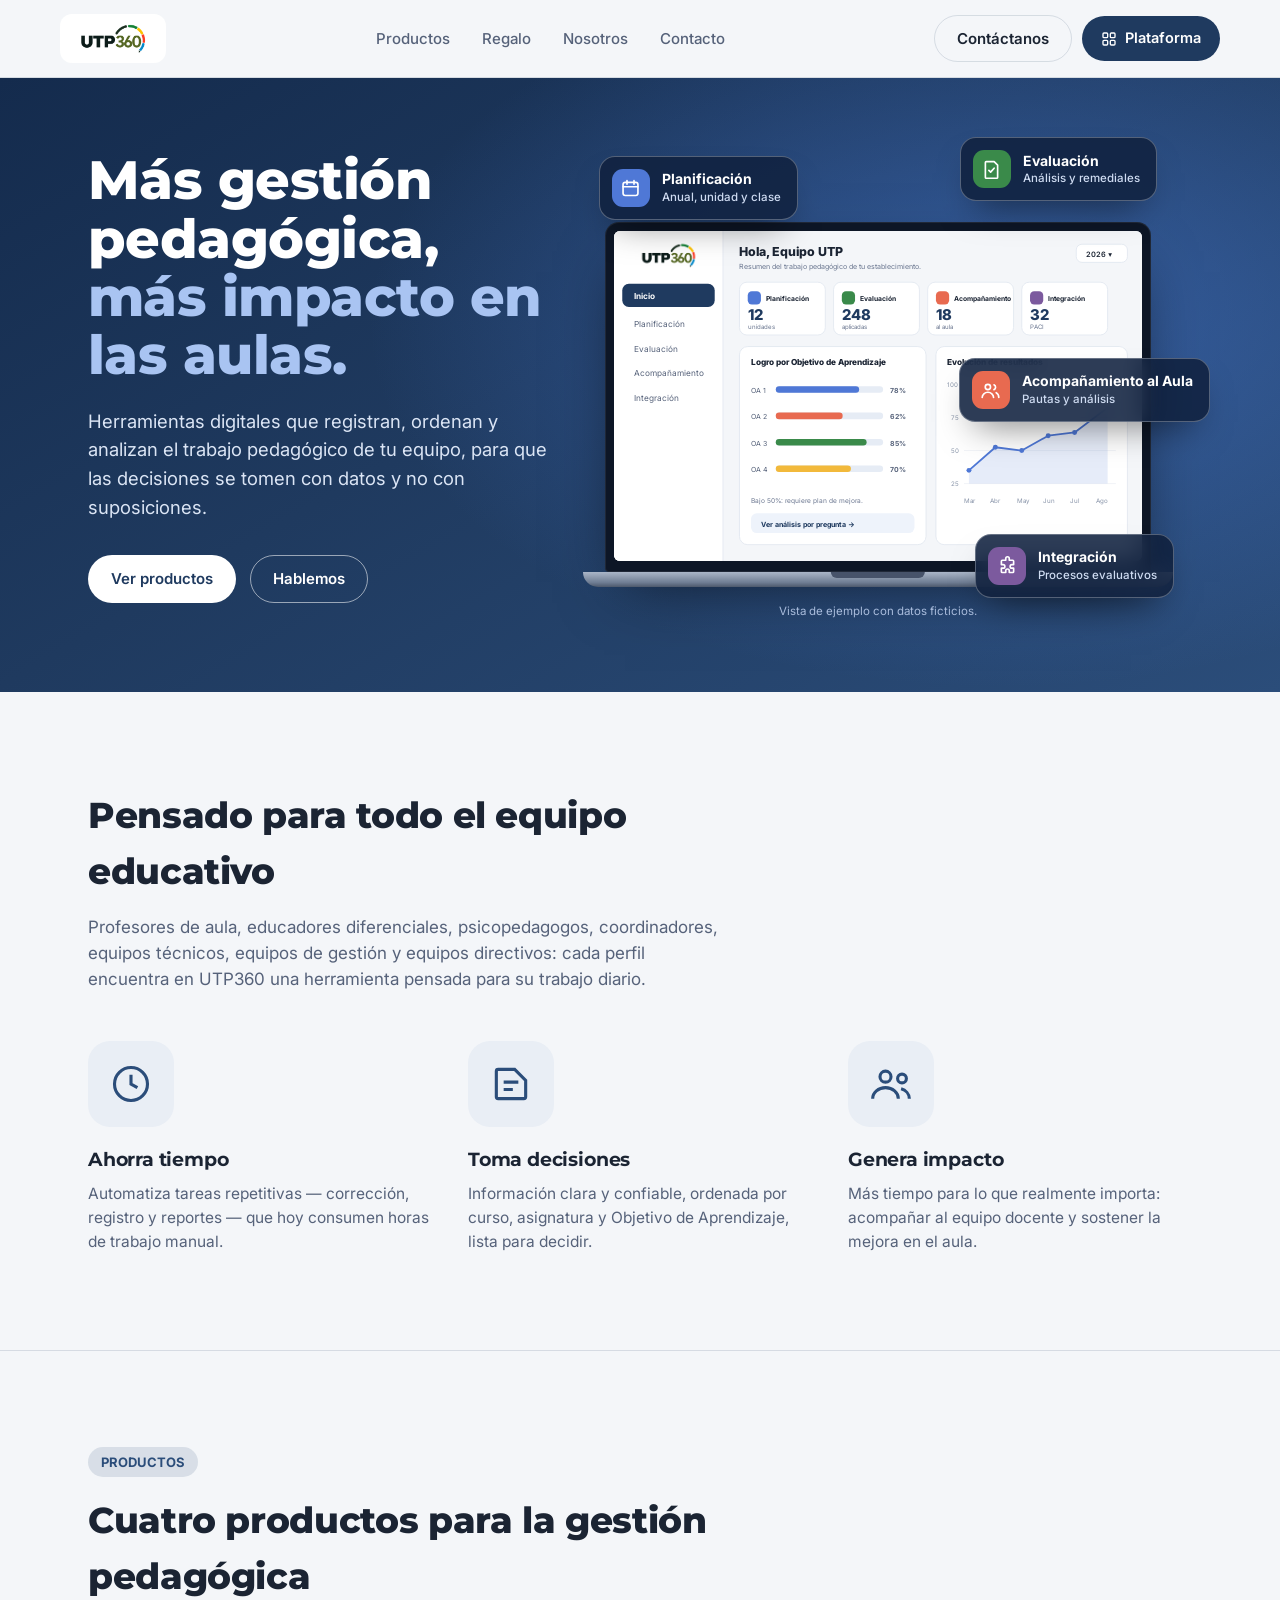
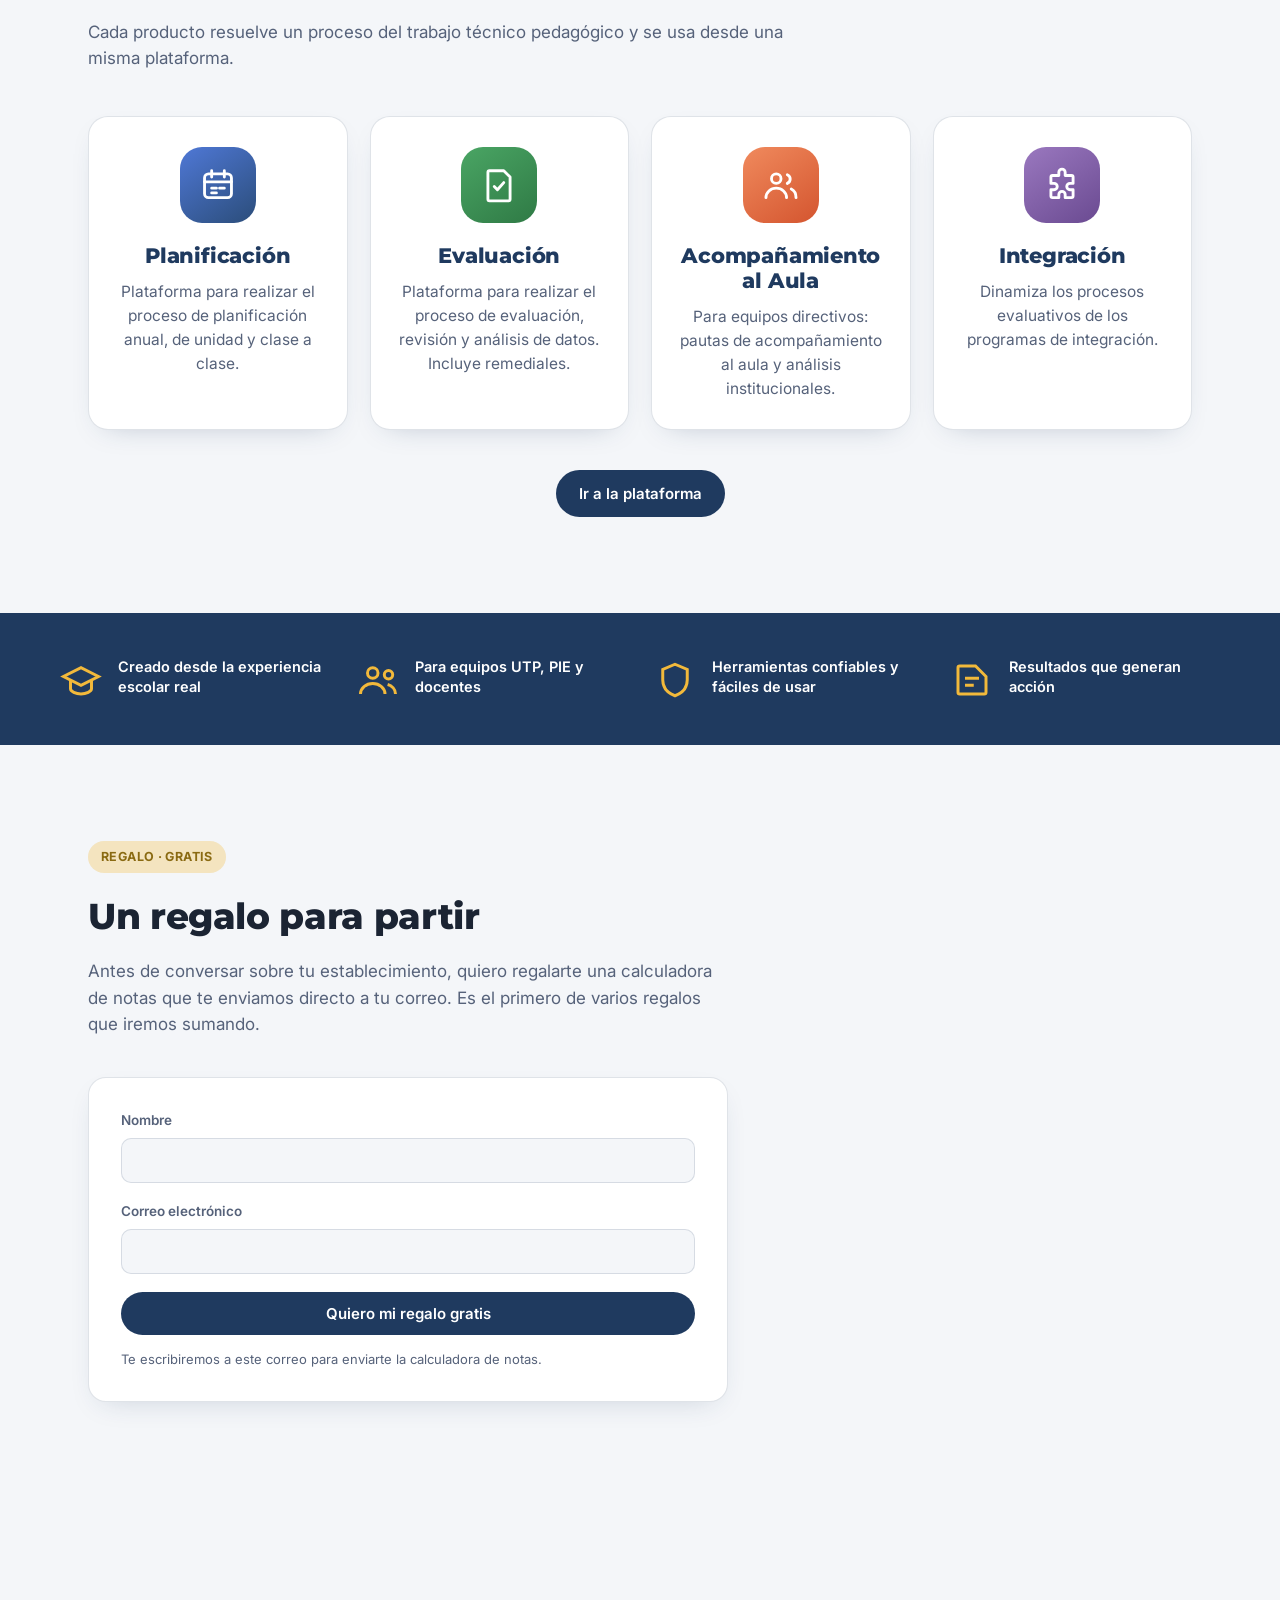
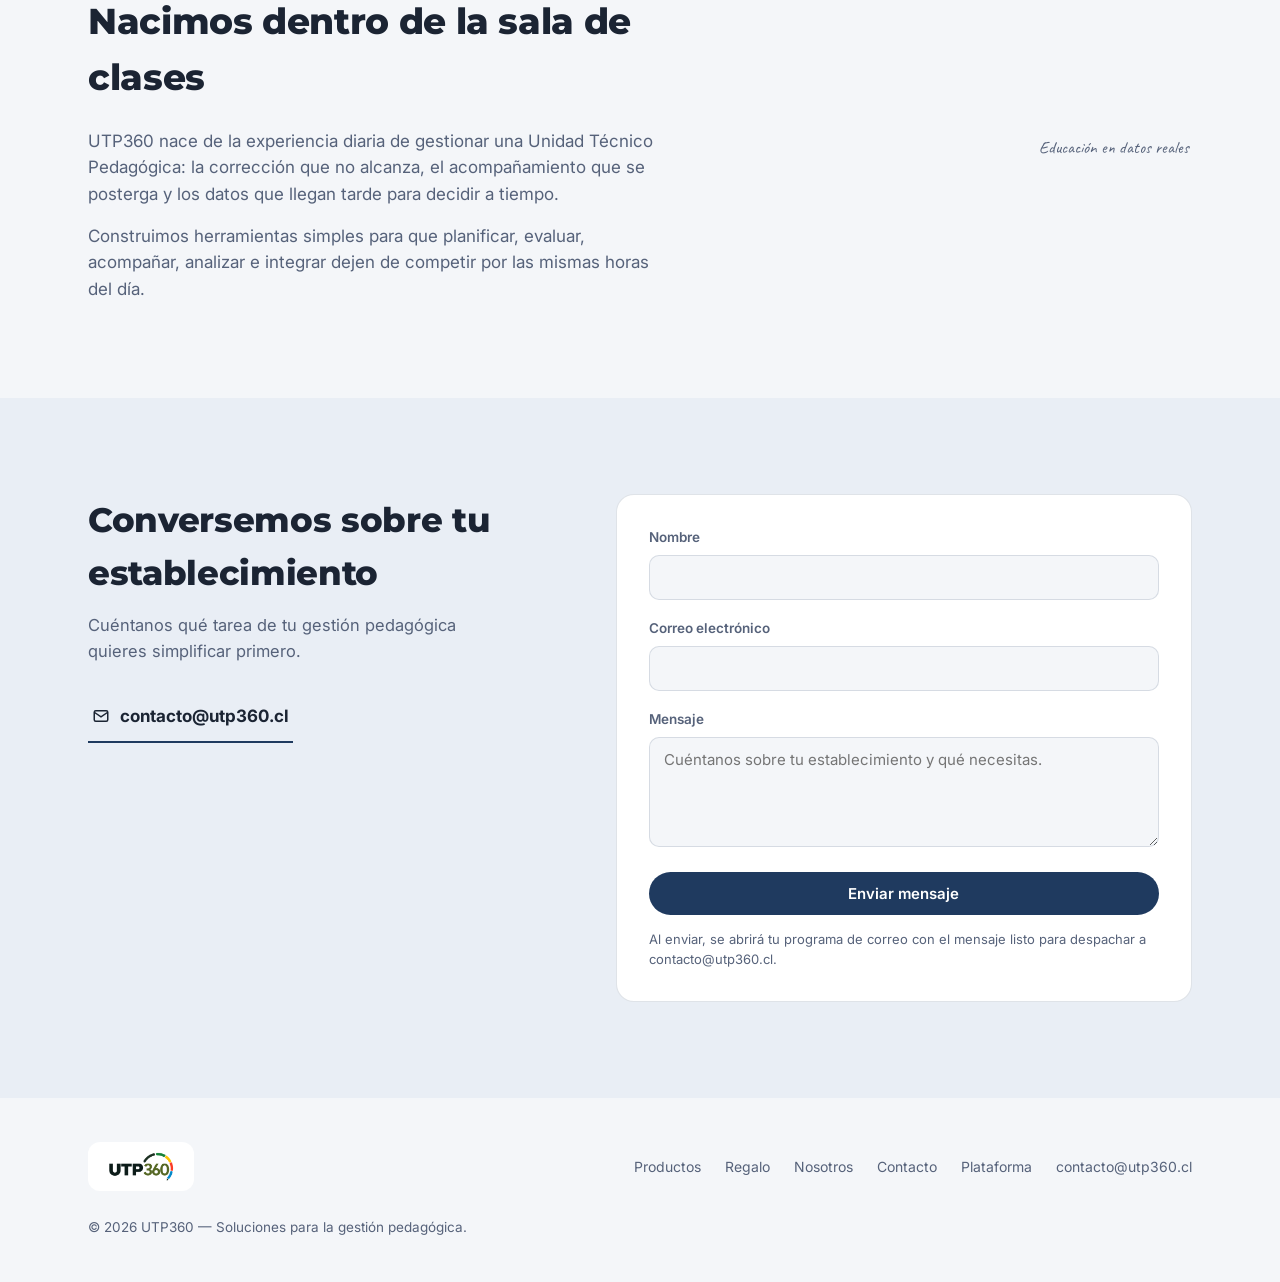
<file: index.html>
<!DOCTYPE html>
<html lang="es">
<head>
<meta charset="UTF-8">
<meta name="viewport" content="width=device-width, initial-scale=1.0">
<title>UTP360 — Soluciones para la gestión pedagógica</title>
<meta name="description" content="UTP360: plataforma para planificar, evaluar, acompañar y analizar la gestión pedagógica. Datos que impulsan mejores decisiones.">
<link rel="preconnect" href="https://fonts.googleapis.com">
<link rel="preconnect" href="https://fonts.gstatic.com" crossorigin>
<link href="https://fonts.googleapis.com/css2?family=Montserrat:wght@700;800&family=Inter:wght@400;500;600;700&family=Caveat:wght@600&display=swap" rel="stylesheet">
<style>
  :root{
    --ink:#1f3a5f;
    --ink-soft:#3d5478;
    --olive:#2b4d7a;
    --olive-dark:#1f3a5f;
    --sage:#c9d5e6;
    --sun:#F2B93B;
    --coral:#E86A50;
    --sky:#3F63C9;
    --lila:#7C5A9E;
    --green:#3A8A4A;
    --paper:#f4f6f9;
    --paper-2:#e9eef5;
    --text:#1b2433;
    --text-muted:#56627a;
    --card-bg:#FFFFFF;
    --border: rgba(31,58,95,0.14);
    --shadow: 0 1px 2px rgba(31,58,95,0.08);
    --radius: 14px;
    --hero-a:#1f3a5f;
    --hero-b:#3d5f93;
  }
  @media (prefers-color-scheme: dark) {
    :root:not([data-theme="light"]) {
      --ink:#dbe5f5;
      --olive:#8fb0e6;
      --olive-dark:#b9cdf0;
      --paper:#0f1828;
      --paper-2:#16233a;
      --text:#e8eef8;
      --text-muted:#9fb0cc;
      --card-bg:#17233a;
      --border: rgba(219,229,245,0.14);
      --shadow: 0 1px 2px rgba(0,0,0,0.4);
    }
  }
  :root[data-theme="dark"]{
    --ink:#dbe5f5;
    --olive:#8fb0e6;
    --olive-dark:#b9cdf0;
    --paper:#0f1828;
    --paper-2:#16233a;
    --text:#e8eef8;
    --text-muted:#9fb0cc;
    --card-bg:#17233a;
    --border: rgba(219,229,245,0.14);
    --shadow: 0 1px 2px rgba(0,0,0,0.4);
  }

  *{box-sizing:border-box;}
  html{scroll-behavior:smooth;}
  body{
    margin:0;
    background:var(--paper);
    color:var(--text);
    font-family:'Inter', system-ui, -apple-system, 'Segoe UI', sans-serif;
    line-height:1.55;
    -webkit-font-smoothing:antialiased;
  }
  h1,h2,h3{
    font-family:'Montserrat', 'Segoe UI', sans-serif;
    letter-spacing:-0.01em;
    margin:0;
  }
  p{margin:0;}
  a{color:inherit;text-decoration:none;}
  img{max-width:100%;display:block;}
  .wrap{max-width:1160px;margin:0 auto;padding:0 28px;}
  section{padding:96px 0;}
  @media(max-width:720px){ section{padding:64px 0;} }

  /* ---------- Brand mark (logo real de identidad) ---------- */
  .logo-badge{
    display:inline-flex;align-items:center;background:#FFFFFF;
    padding:9px 17px;border-radius:12px;line-height:0;
  }
  .logo-img{height:31px;width:auto;display:block;}
  .logo-img--hero{height:auto;width:min(300px,62vw);}
  .logo-badge--hero{padding:16px 26px;border-radius:16px;}

  .ring{
    border-radius:50%;
    background:conic-gradient(
      var(--green) 0deg 82deg, transparent 82deg 92deg,
      var(--sun) 92deg 172deg, transparent 172deg 182deg,
      var(--coral) 182deg 262deg, transparent 262deg 272deg,
      var(--sky) 272deg 352deg, transparent 352deg 360deg
    );
    -webkit-mask: radial-gradient(farthest-side, transparent calc(100% - 13%), #000 calc(100% - 12.5%));
    mask: radial-gradient(farthest-side, transparent calc(100% - 13%), #000 calc(100% - 12.5%));
  }
  .ring--hero{width:min(280px,60vw);height:min(280px,60vw);animation:spin 50s linear infinite;}
  @keyframes spin{ to{ transform:rotate(360deg); } }
  @media (prefers-reduced-motion: reduce){ .ring--hero{animation:none;} }
  .ring-center{
    position:absolute;font-family:'Montserrat';font-weight:800;
    font-size:clamp(30px,4vw,40px);color:#fff;letter-spacing:-0.01em;
  }

  @keyframes fadeUp{ from{opacity:0;transform:translateY(14px);} to{opacity:1;transform:translateY(0);} }
  .fade-in{animation:fadeUp .7s ease both;}
  .fade-in.d1{animation-delay:.08s;}
  .fade-in.d2{animation-delay:.2s;}
  @media (prefers-reduced-motion: reduce){ .fade-in{animation:none;} }

  /* ---------- Header ---------- */
  header{
    position:sticky;top:0;z-index:40;
    background:color-mix(in srgb, var(--paper) 88%, transparent);
    backdrop-filter:saturate(160%) blur(10px);
    border-bottom:1px solid var(--border);
  }
  .nav{display:flex;align-items:center;justify-content:space-between;padding:14px 0;}
  .nav-links{display:flex;align-items:center;gap:32px;font-size:15px;font-weight:500;}
  .nav-links a{color:var(--text-muted);transition:color .15s;}
  .nav-links a:hover{color:var(--text);}
  .nav-clientes{
    display:flex;align-items:center;gap:6px;color:var(--ink) !important;font-weight:700;white-space:nowrap;
    padding:7px 15px;border-radius:100px;border:1px solid var(--border);
  }
  .nav-clientes:hover{border-color:var(--ink);background:var(--paper-2);}
  .nav-clientes svg{width:15px;height:15px;}
  .btn{
    display:inline-flex;align-items:center;justify-content:center;gap:8px;
    padding:11px 22px;border-radius:100px;font-weight:600;font-size:15px;
    border:1px solid transparent;cursor:pointer;transition:transform .15s, background .15s, border-color .15s;
    font-family:'Inter';
  }
  .btn:active{transform:scale(0.97);}
  .btn-primary{background:#1f3a5f;color:#fff;}
  .btn-primary:hover{background:#2b4d7a;}
  .btn-ghost{border-color:var(--border);color:var(--text);}
  .btn-ghost:hover{border-color:var(--ink);}
  .nav-login{padding:10px 18px;font-size:14.5px;gap:8px;}
  @media(max-width:420px){ .nav-login{padding:9px 14px;} }
  .nav-cta{display:none;}
  @media(min-width:641px){ .nav-cta{display:inline-flex;} }
  .burger{display:none;background:none;border:none;color:var(--text);padding:6px;}
  @media(max-width:1060px){ .nav-links{display:none;} .burger{display:block;} }
  #mobileMenu{
    display:none;flex-direction:column;gap:4px;padding:8px 0 20px;
    border-top:1px solid var(--border);
  }
  #mobileMenu.open{display:flex;}
  #mobileMenu a{padding:12px 4px;font-weight:500;color:var(--text);border-bottom:1px solid var(--border);}

  /* ---------- Hero ---------- */
  .hero{
    padding:64px 0 80px;color:#fff;overflow:hidden;
    background:
      radial-gradient(900px 520px at 78% 40%, rgba(70,120,210,.55), transparent 70%),
      linear-gradient(150deg,#142b4d 0%,#1f3a5f 45%,#2b4d7a 100%);
  }
  .hero .wrap{display:grid;grid-template-columns:0.9fr 1.1fr;gap:36px;align-items:center;}
  @media(max-width:980px){ .hero .wrap{grid-template-columns:1fr;} .hero{padding:44px 0 52px;} }
  .hero h1{font-size:clamp(34px,4.6vw,54px);font-weight:800;line-height:1.08;color:#fff;}
  .hero h1 .l2{color:#a9c4f2;}
  .hero .sub{margin-top:22px;font-size:18.5px;color:#dbe5f5;max-width:46ch;}
  .hero .ctas{display:flex;gap:14px;margin-top:34px;flex-wrap:wrap;}
  .hero .btn-primary{background:#fff;color:#1f3a5f;}
  .hero .btn-primary:hover{background:#e3ebf8;}
  .hero .btn-ghost{border-color:rgba(255,255,255,.55);color:#fff;}
  .hero .btn-ghost:hover{border-color:#fff;background:rgba(255,255,255,.1);}

  .hero-visual{position:relative;min-height:470px;}
  @media(max-width:980px){ .hero-visual{min-height:0;} }
  .laptop{position:absolute;left:0;right:7%;top:17%;}
  @media(max-width:980px){ .laptop{position:relative;left:auto;right:auto;top:auto;width:100%;} }
  .laptop-screen{
    background:#0d1626;border-radius:14px 14px 4px 4px;padding:9px 9px 11px;
    box-shadow:0 30px 60px -20px rgba(0,0,0,.65), 0 0 0 1px rgba(255,255,255,.08) inset;
  }
  .laptop-screen svg{display:block;width:100%;height:auto;border-radius:6px;background:#f4f6f9;}
  .laptop-base{
    height:15px;margin:0 -4%;border-radius:0 0 18px 18px;
    background:linear-gradient(180deg,#aab6c8 0%,#6f7d93 70%,#4d596c 100%);
    box-shadow:0 22px 30px -12px rgba(0,0,0,.55);position:relative;
  }
  .laptop-base::after{
    content:"";position:absolute;left:50%;top:0;transform:translateX(-50%);
    width:16%;height:6px;border-radius:0 0 8px 8px;background:#47536a;
  }
  .demo-note{font-size:11.5px;color:#a9bcdc;text-align:center;margin-top:16px;}

  .float{
    position:absolute;display:flex;align-items:center;gap:12px;min-width:196px;
    padding:12px 16px 12px 12px;border-radius:16px;color:#fff;
    background:rgba(16,34,63,.88);border:1px solid rgba(255,255,255,.28);
    backdrop-filter:blur(10px);-webkit-backdrop-filter:blur(10px);
    box-shadow:0 18px 36px -16px rgba(0,0,0,.55);
    font-size:14px;font-weight:700;line-height:1.2;
  }
  .float i{
    width:38px;height:38px;border-radius:11px;flex:none;display:flex;align-items:center;justify-content:center;
  }
  .float i svg{width:21px;height:21px;}
  .float small{display:block;font-weight:500;font-size:11.5px;color:#cfdcf2;margin-top:3px;}
  .float.f1{top:3%;left:-1%;}
  .float.f2{top:-1%;right:6%;}
  .float.f3{top:46%;right:-3%;}
  .float.f4{bottom:3%;right:3%;}
  @media(max-width:980px){
    .hero-visual{display:flex;flex-direction:column;gap:14px;}
    .float{position:static;order:2;min-width:0;}
    .float-grid{display:grid;grid-template-columns:1fr 1fr;gap:12px;order:2;}
    .laptop{order:1;}
  }
  @media(max-width:520px){ .float-grid{grid-template-columns:1fr;} }

  /* ---------- Benefits (íconos grandes) ---------- */
  .benefits-grid{display:grid;grid-template-columns:repeat(3,1fr);gap:36px;margin-top:48px;}
  @media(max-width:760px){ .benefits-grid{grid-template-columns:1fr;} }
  .benefit h3{font-size:19px;font-weight:700;margin-bottom:8px;}
  .benefit p{color:var(--text-muted);font-size:15.5px;}
  .benefit-icon{
    width:86px;height:86px;border-radius:22px;display:flex;align-items:center;justify-content:center;
    background:var(--paper-2);color:var(--olive);margin-bottom:18px;
  }
  .benefit-icon svg{width:44px;height:44px;}
  .section-head{max-width:640px;}
  .section-head h2{font-size:clamp(26px,3.4vw,36px);font-weight:800;}
  .section-head p{margin-top:14px;color:var(--text-muted);font-size:17px;}
  .eyebrow{
    display:inline-block;font-size:13px;font-weight:700;color:var(--olive);
    background:color-mix(in srgb, var(--olive) 14%, transparent);
    padding:5px 13px;border-radius:100px;margin-bottom:16px;
  }

  /* ---------- Productos (tarjetas) ---------- */
  .products-grid{display:grid;grid-template-columns:repeat(4,1fr);gap:22px;margin-top:44px;}
  @media(max-width:1060px){ .products-grid{grid-template-columns:repeat(2,1fr);} }
  @media(max-width:600px){ .products-grid{grid-template-columns:1fr;} }
  .product-card{
    background:var(--card-bg);border:1px solid var(--border);border-radius:20px;
    padding:30px 24px 28px;text-align:center;box-shadow:0 10px 30px -18px rgba(31,58,95,0.35);
    display:flex;flex-direction:column;align-items:center;
  }
  .product-icon{
    width:76px;height:76px;border-radius:22px;display:flex;align-items:center;justify-content:center;
    margin-bottom:20px;color:#fff;
  }
  .product-icon svg{width:38px;height:38px;}
  .product-card h3{font-size:21px;font-weight:800;line-height:1.2;color:var(--ink);}
  .product-card p{margin-top:12px;color:var(--text-muted);font-size:15.5px;}
  .products-cta{display:flex;justify-content:center;margin-top:40px;}

  /* ---------- Trust band (íconos grandes) ---------- */
  .trust{background:#1f3a5f;color:#fff;}
  .trust .wrap{display:grid;grid-template-columns:repeat(4,1fr);gap:28px;}
  @media(max-width:760px){ .trust .wrap{grid-template-columns:1fr 1fr;} }
  .trust-item{display:flex;align-items:flex-start;gap:16px;}
  .trust-item svg{width:42px;height:42px;flex:none;color:var(--sun);margin-top:2px;}
  .trust-item span{font-size:14.5px;font-weight:600;line-height:1.35;}

  /* ---------- Regalo (calculadora gratuita) ---------- */
  .gift-card{
    background:var(--card-bg);border:1px solid var(--border);border-radius:18px;
    padding:32px;margin-top:40px;max-width:640px;
    box-shadow: 0 10px 30px -14px rgba(31,58,95,0.22);
  }
  .calc-row{display:grid;grid-template-columns:1fr 1fr auto;gap:10px;margin-bottom:10px;}
  .calc-row input{
    width:100%;padding:11px 13px;border-radius:10px;border:1px solid var(--border);
    background:var(--paper);color:var(--text);font-family:'Inter';font-size:15px;
  }
  .calc-row input:focus{outline:2px solid var(--olive);outline-offset:1px;}
  .c-remove{background:none;border:1px solid var(--border);border-radius:10px;width:42px;color:var(--text-muted);cursor:pointer;font-size:15px;}
  .c-remove:hover{border-color:var(--coral);color:var(--coral);}
  .calc-summary{display:flex;gap:34px;margin-top:22px;flex-wrap:wrap;}
  .calc-summary div{display:flex;flex-direction:column;gap:4px;}
  .calc-summary span{font-size:12.5px;color:var(--text-muted);font-weight:600;}
  .calc-summary strong{font-size:26px;font-family:'Montserrat';font-weight:800;}
  .calc-warning{font-size:13px;color:var(--coral);margin-top:12px;min-height:16px;font-weight:600;}
  .gift-tag{
    display:inline-block;font-size:12.5px;font-weight:700;letter-spacing:.03em;color:#8a6a12;
    background:color-mix(in srgb, var(--sun) 30%, transparent);padding:6px 13px;border-radius:100px;margin-bottom:16px;
  }

  /* ---------- Nosotros ---------- */
  .about .wrap{display:grid;grid-template-columns:1.2fr 0.8fr;gap:56px;align-items:center;}
  @media(max-width:860px){ .about .wrap{grid-template-columns:1fr;} }
  .about p{color:var(--text-muted);font-size:17px;max-width:52ch;}
  .about p + p{margin-top:16px;}
  .script{font-family:'Caveat';font-size:34px;color:var(--olive);text-align:right;}
  @media(max-width:860px){ .script{text-align:left;} }

  /* ---------- Contact ---------- */
  .contact{background:var(--paper-2);}
  .contact .wrap{display:grid;grid-template-columns:0.9fr 1.1fr;gap:56px;}
  @media(max-width:860px){ .contact .wrap{grid-template-columns:1fr;} }
  .contact-info h2{font-size:clamp(26px,3.4vw,34px);font-weight:800;}
  .contact-info p{margin-top:14px;color:var(--text-muted);font-size:16.5px;max-width:38ch;}
  .contact-email{
    display:inline-flex;align-items:center;gap:10px;margin-top:26px;font-weight:700;font-size:17px;
    padding:12px 4px;border-bottom:2px solid var(--ink);
  }
  .form-card{background:var(--card-bg);border:1px solid var(--border);border-radius:18px;padding:32px;}
  .field{margin-bottom:18px;}
  .field label{display:block;font-size:13.5px;font-weight:600;margin-bottom:7px;color:var(--text-muted);}
  .field input, .field textarea{
    width:100%;padding:12px 14px;border-radius:10px;border:1px solid var(--border);
    background:var(--paper);color:var(--text);font-family:'Inter';font-size:15px;
  }
  .field textarea{resize:vertical;min-height:110px;}
  .field input:focus, .field textarea:focus{outline:2px solid var(--olive);outline-offset:1px;}
  .form-note{font-size:13px;color:var(--text-muted);margin-top:14px;}
  #formStatus{font-size:14px;font-weight:600;margin-top:12px;color:var(--olive-dark);display:none;}

  /* ---------- Footer ---------- */
  footer{padding:44px 0;}
  .foot-row{display:flex;align-items:center;justify-content:space-between;flex-wrap:wrap;gap:18px;}
  .foot-links{display:flex;gap:24px;font-size:14px;color:var(--text-muted);flex-wrap:wrap;}
  .foot-copy{font-size:13.5px;color:var(--text-muted);margin-top:26px;}
</style>
</head>
<body>

<header>
  <div class="wrap nav">
    <a href="#inicio" class="logo-badge">
      <img class="logo-img" src="logo.png" alt="UTP360">
    </a>
    <nav class="nav-links">
      <a href="#productos">Productos</a>
      <a href="#regalo">Regalo</a>
      <a href="#nosotros">Nosotros</a>
      <a href="#contacto">Contacto</a>
    </nav>
    <div style="display:flex;align-items:center;gap:10px;">
      <a href="#contacto" class="btn btn-ghost nav-cta">Contáctanos</a>
      <a href="acceso.html" class="btn btn-primary nav-login"><svg viewBox="0 0 24 24" width="16" height="16" fill="none" stroke="currentColor" stroke-width="2" aria-hidden="true"><rect x="3" y="3" width="7" height="7" rx="1.5"/><rect x="14" y="3" width="7" height="7" rx="1.5"/><rect x="3" y="14" width="7" height="7" rx="1.5"/><rect x="14" y="14" width="7" height="7" rx="1.5"/></svg> Plataforma</a>
      <button class="burger" id="burgerBtn" aria-label="Abrir menú" aria-expanded="false">
        <svg width="24" height="24" viewBox="0 0 24 24" fill="none" stroke="currentColor" stroke-width="2"><line x1="3" y1="6" x2="21" y2="6"/><line x1="3" y1="12" x2="21" y2="12"/><line x1="3" y1="18" x2="21" y2="18"/></svg>
      </button>
    </div>
  </div>
  <div class="wrap">
    <div id="mobileMenu">
      <a href="#productos">Productos</a>
      <a href="#regalo">Regalo</a>
      <a href="#nosotros">Nosotros</a>
      <a href="#contacto">Contacto</a>
      <a href="acceso.html" style="font-weight:700;">Plataforma</a>
    </div>
  </div>
</header>

<section class="hero" id="inicio">
  <div class="wrap">
    <div class="fade-in">
      <h1>Más gestión pedagógica,<br><span class="l2">más impacto en las aulas.</span></h1>
      <p class="sub">Herramientas digitales que registran, ordenan y analizan el trabajo pedagógico de tu equipo, para que las decisiones se tomen con datos y no con suposiciones.</p>
      <div class="ctas">
        <a href="#productos" class="btn btn-primary">Ver productos</a>
        <a href="#contacto" class="btn btn-ghost">Hablemos</a>
      </div>
    </div>
    <div class="hero-visual fade-in d1">
      <div class="laptop">
        <div class="laptop-screen">
      <svg viewBox="0 0 640 400" role="img" aria-label="Vista de ejemplo del panel de UTP360" xmlns="http://www.w3.org/2000/svg" font-family="Inter,system-ui,sans-serif">
        <rect width="640" height="400" fill="#f4f6f9"/>
        <rect width="132" height="400" fill="#fff"/><line x1="132" y1="0" x2="132" y2="400" stroke="#e1e7f0"/>
        <image href="logo.png" x="14" y="14" width="104" height="31" preserveAspectRatio="xMidYMid meet"/>
        <rect x="10" y="64" width="112" height="28" rx="8" fill="#1f3a5f"/><text x="24" y="82" font-size="10" font-weight="700" fill="#fff">Inicio</text>
        <text x="24" y="116" font-size="10" fill="#56627a">Planificación</text>
        <text x="24" y="146" font-size="10" fill="#56627a">Evaluación</text>
        <text x="24" y="176" font-size="10" fill="#56627a">Acompañamiento</text>
        <text x="24" y="206" font-size="10" fill="#56627a">Integración</text>
        <text x="152" y="30" font-size="15" font-weight="800" fill="#1b2433">Hola, Equipo UTP</text>
        <text x="152" y="46" font-size="8.6" fill="#6b7790">Resumen del trabajo pedagógico de tu establecimiento.</text>
        <rect x="560" y="16" width="62" height="22" rx="7" fill="#fff" stroke="#e1e7f0"/><text x="572" y="31" font-size="9" font-weight="600" fill="#1b2433">2026  ▾</text>
        <g transform="translate(152,62)"><rect width="104" height="64" rx="9" fill="#fff" stroke="#e1e7f0"/><rect x="10" y="11" width="16" height="16" rx="5" fill="#4f78d6"/><text x="32" y="23" font-size="8.2" font-weight="700" fill="#1b2433">Planificación</text><text x="10" y="46" font-size="18" font-weight="800" fill="#1f3a5f">12</text><text x="10" y="57" font-size="7.4" fill="#6b7790">unidades</text></g>
        <g transform="translate(266,62)"><rect width="104" height="64" rx="9" fill="#fff" stroke="#e1e7f0"/><rect x="10" y="11" width="16" height="16" rx="5" fill="#3A8A4A"/><text x="32" y="23" font-size="8.2" font-weight="700" fill="#1b2433">Evaluación</text><text x="10" y="46" font-size="18" font-weight="800" fill="#1f3a5f">248</text><text x="10" y="57" font-size="7.4" fill="#6b7790">aplicadas</text></g>
        <g transform="translate(380,62)"><rect width="104" height="64" rx="9" fill="#fff" stroke="#e1e7f0"/><rect x="10" y="11" width="16" height="16" rx="5" fill="#E86A50"/><text x="32" y="23" font-size="8.2" font-weight="700" fill="#1b2433">Acompañamiento</text><text x="10" y="46" font-size="18" font-weight="800" fill="#1f3a5f">18</text><text x="10" y="57" font-size="7.4" fill="#6b7790">al aula</text></g>
        <g transform="translate(494,62)"><rect width="104" height="64" rx="9" fill="#fff" stroke="#e1e7f0"/><rect x="10" y="11" width="16" height="16" rx="5" fill="#7C5A9E"/><text x="32" y="23" font-size="8.2" font-weight="700" fill="#1b2433">Integración</text><text x="10" y="46" font-size="18" font-weight="800" fill="#1f3a5f">32</text><text x="10" y="57" font-size="7.4" fill="#6b7790">PACI</text></g>
        <rect x="152" y="140" width="226" height="240" rx="10" fill="#fff" stroke="#e1e7f0"/>
        <text x="166" y="162" font-size="10" font-weight="800" fill="#1b2433">Logro por Objetivo de Aprendizaje</text>
        <g font-size="8.4" fill="#56627a">
          <text x="166" y="196">OA 1</text><rect x="196" y="188" width="130" height="8" rx="4" fill="#e6ecf5"/><rect x="196" y="188" width="101" height="8" rx="4" fill="#4f78d6"/><text x="334" y="196" font-weight="700">78%</text>
          <text x="166" y="228">OA 2</text><rect x="196" y="220" width="130" height="8" rx="4" fill="#e6ecf5"/><rect x="196" y="220" width="81" height="8" rx="4" fill="#E86A50"/><text x="334" y="228" font-weight="700">62%</text>
          <text x="166" y="260">OA 3</text><rect x="196" y="252" width="130" height="8" rx="4" fill="#e6ecf5"/><rect x="196" y="252" width="110" height="8" rx="4" fill="#3A8A4A"/><text x="334" y="260" font-weight="700">85%</text>
          <text x="166" y="292">OA 4</text><rect x="196" y="284" width="130" height="8" rx="4" fill="#e6ecf5"/><rect x="196" y="284" width="91" height="8" rx="4" fill="#F2B93B"/><text x="334" y="292" font-weight="700">70%</text>
        </g>
        <text x="166" y="330" font-size="8" fill="#6b7790">Bajo 50%: requiere plan de mejora.</text>
        <rect x="166" y="342" width="198" height="24" rx="7" fill="#eef3fb"/><text x="178" y="358" font-size="8.6" font-weight="700" fill="#1f3a5f">Ver análisis por pregunta  →</text>
        <rect x="390" y="140" width="232" height="240" rx="10" fill="#fff" stroke="#e1e7f0"/>
        <text x="404" y="162" font-size="10" font-weight="800" fill="#1b2433">Evolución de resultados</text>
        <g stroke="#eef1f6"><line x1="424" y1="186" x2="608" y2="186"/><line x1="424" y1="226" x2="608" y2="226"/><line x1="424" y1="266" x2="608" y2="266"/><line x1="424" y1="306" x2="608" y2="306"/></g>
        <g font-size="7.5" fill="#8793a8"><text x="404" y="189">100</text><text x="408" y="229">75</text><text x="408" y="269">50</text><text x="408" y="309">25</text>
        <text x="424" y="330">Mar</text><text x="456" y="330">Abr</text><text x="488" y="330">May</text><text x="520" y="330">Jun</text><text x="552" y="330">Jul</text><text x="584" y="330">Ago</text></g>
        <path d="M430,290 L462,262 L494,266 L526,248 L558,244 L598,214 L598,306 L430,306 Z" fill="#4f78d6" opacity=".14"/>
        <polyline points="430,290 462,262 494,266 526,248 558,244 598,214" fill="none" stroke="#4f78d6" stroke-width="2.2" stroke-linejoin="round"/>
        <g fill="#4f78d6"><circle cx="430" cy="290" r="3"/><circle cx="462" cy="262" r="3"/><circle cx="494" cy="266" r="3"/><circle cx="526" cy="248" r="3"/><circle cx="558" cy="244" r="3"/><circle cx="598" cy="214" r="3"/></g>
      </svg>
        </div>
        <div class="laptop-base"></div>
        <p class="demo-note">Vista de ejemplo con datos ficticios.</p>
      </div>
      <div class="float f1"><i style="background:#4f78d6;"><svg viewBox="0 0 24 24" fill="none" stroke="#fff" stroke-width="1.9" stroke-linecap="round" stroke-linejoin="round"><rect x="3.5" y="5" width="17" height="15" rx="2.5"/><path d="M3.5 10h17M8 3v4M16 3v4"/></svg></i><span>Planificación<small>Anual, unidad y clase</small></span></div>
      <div class="float f2"><i style="background:#3A8A4A;"><svg viewBox="0 0 24 24" fill="none" stroke="#fff" stroke-width="1.9" stroke-linecap="round" stroke-linejoin="round"><path d="M6 3h9l4 4v14a1 1 0 0 1-1 1H6a1 1 0 0 1-1-1V4a1 1 0 0 1 1-1z"/><path d="M9 13l2 2 4-4.5"/></svg></i><span>Evaluación<small>Análisis y remediales</small></span></div>
      <div class="float f3"><i style="background:#E86A50;"><svg viewBox="0 0 24 24" fill="none" stroke="#fff" stroke-width="1.9" stroke-linecap="round" stroke-linejoin="round"><circle cx="9" cy="8" r="3"/><path d="M2.5 20c0-3.3 2.9-6 6.5-6s6.5 2.7 6.5 6"/><path d="M16 5.5a3 3 0 0 1 0 5.5M18.5 14.5c1.8.9 3 2.7 3 5.5"/></svg></i><span>Acompañamiento al Aula<small>Pautas y análisis</small></span></div>
      <div class="float f4"><i style="background:#7C5A9E;"><svg viewBox="0 0 24 24" fill="none" stroke="#fff" stroke-width="1.9" stroke-linecap="round" stroke-linejoin="round"><path d="M10 4a2 2 0 1 1 4 0v2h4a1 1 0 0 1 1 1v4h-2a2 2 0 1 0 0 4h2v4a1 1 0 0 1-1 1h-4v-2a2 2 0 1 0-4 0v2H6a1 1 0 0 1-1-1v-4h2a2 2 0 1 0 0-4H5V7a1 1 0 0 1 1-1h4V4z"/></svg></i><span>Integración<small>Procesos evaluativos</small></span></div>
    </div>
  </div>
</section>

<section id="beneficios">
  <div class="wrap">
    <div class="section-head">
      <h2>Pensado para todo el equipo educativo</h2>
      <p>Profesores de aula, educadores diferenciales, psicopedagogos, coordinadores, equipos técnicos, equipos de gestión y equipos directivos: cada perfil encuentra en UTP360 una herramienta pensada para su trabajo diario.</p>
    </div>
    <div class="benefits-grid">
      <div class="benefit">
        <div class="benefit-icon"><svg viewBox="0 0 24 24" fill="none" stroke="currentColor" stroke-width="1.7"><circle cx="12" cy="12" r="9"/><path d="M12 7v5l3.5 2"/></svg></div>
        <h3>Ahorra tiempo</h3>
        <p>Automatiza tareas repetitivas — corrección, registro y reportes — que hoy consumen horas de trabajo manual.</p>
      </div>
      <div class="benefit">
        <div class="benefit-icon"><svg viewBox="0 0 24 24" fill="none" stroke="currentColor" stroke-width="1.7"><path d="M4 19V5a1 1 0 0 1 1-1h9l6 6v9a1 1 0 0 1-1 1H5a1 1 0 0 1-1-1z"/><path d="M8 11h8M8 15h5"/></svg></div>
        <h3>Toma decisiones</h3>
        <p>Información clara y confiable, ordenada por curso, asignatura y Objetivo de Aprendizaje, lista para decidir.</p>
      </div>
      <div class="benefit">
        <div class="benefit-icon"><svg viewBox="0 0 24 24" fill="none" stroke="currentColor" stroke-width="1.7"><circle cx="9" cy="8" r="3"/><path d="M2 20c0-3.3 3.1-6 7-6s7 2.7 7 6"/><circle cx="18" cy="9" r="2.4"/><path d="M22 20c0-2.6-2-4.7-4.5-5.4"/></svg></div>
        <h3>Genera impacto</h3>
        <p>Más tiempo para lo que realmente importa: acompañar al equipo docente y sostener la mejora en el aula.</p>
      </div>
    </div>
  </div>
</section>

<section id="productos" style="border-top:1px solid var(--border);">
  <div class="wrap">
    <div class="section-head" style="max-width:720px;">
      <span class="eyebrow">PRODUCTOS</span>
      <h2>Cuatro productos para la gestión pedagógica</h2>
      <p>Cada producto resuelve un proceso del trabajo técnico pedagógico y se usa desde una misma plataforma.</p>
    </div>
    <div class="products-grid">
      <div class="product-card">
        <div class="product-icon" style="background:linear-gradient(145deg,#4f78d6,#2b4d7a);">
          <svg viewBox="0 0 24 24" fill="none" stroke="currentColor" stroke-width="1.8" stroke-linecap="round" stroke-linejoin="round"><rect x="3.5" y="5" width="17" height="15" rx="2.5"/><path d="M3.5 10h17M8 3v4M16 3v4"/><path d="M8 14h3M13 14h3M8 17h3"/></svg>
        </div>
        <h3>Planificación</h3>
        <p>Plataforma para realizar el proceso de planificación anual, de unidad y clase a clase.</p>
      </div>
      <div class="product-card">
        <div class="product-icon" style="background:linear-gradient(145deg,#4aa564,#2f7a45);">
          <svg viewBox="0 0 24 24" fill="none" stroke="currentColor" stroke-width="1.8" stroke-linecap="round" stroke-linejoin="round"><path d="M6 3h9l4 4v14a1 1 0 0 1-1 1H6a1 1 0 0 1-1-1V4a1 1 0 0 1 1-1z"/><path d="M9 13l2 2 4-4.5"/></svg>
        </div>
        <h3>Evaluación</h3>
        <p>Plataforma para realizar el proceso de evaluación, revisión y análisis de datos. Incluye remediales.</p>
      </div>
      <div class="product-card">
        <div class="product-icon" style="background:linear-gradient(145deg,#f08a5d,#d4552f);">
          <svg viewBox="0 0 24 24" fill="none" stroke="currentColor" stroke-width="1.8" stroke-linecap="round" stroke-linejoin="round"><circle cx="9" cy="8" r="3"/><path d="M2.5 20c0-3.3 2.9-6 6.5-6s6.5 2.7 6.5 6"/><path d="M16 5.5a3 3 0 0 1 0 5.5M18.5 14.5c1.8.9 3 2.7 3 5.5"/></svg>
        </div>
        <h3>Acompañamiento al Aula</h3>
        <p>Para equipos directivos: pautas de acompañamiento al aula y análisis institucionales.</p>
      </div>
      <div class="product-card">
        <div class="product-icon" style="background:linear-gradient(145deg,#9a78bf,#6a4a91);">
          <svg viewBox="0 0 24 24" fill="none" stroke="currentColor" stroke-width="1.8" stroke-linecap="round" stroke-linejoin="round"><path d="M10 4a2 2 0 1 1 4 0v2h4a1 1 0 0 1 1 1v4h-2a2 2 0 1 0 0 4h2v4a1 1 0 0 1-1 1h-4v-2a2 2 0 1 0-4 0v2H6a1 1 0 0 1-1-1v-4h2a2 2 0 1 0 0-4H5V7a1 1 0 0 1 1-1h4V4z"/></svg>
        </div>
        <h3>Integración</h3>
        <p>Dinamiza los procesos evaluativos de los programas de integración.</p>
      </div>
    </div>
    <div class="products-cta">
      <a href="acceso.html" class="btn btn-primary">Ir a la plataforma</a>
    </div>
  </div>
</section>

<div class="trust">
  <div class="wrap" style="padding:44px 0;">
    <div class="trust-item">
      <svg viewBox="0 0 24 24" fill="none" stroke="currentColor" stroke-width="1.7"><path d="M22 10L12 5 2 10l10 5 10-5z"/><path d="M6 12v5c0 1.5 3 3 6 3s6-1.5 6-3v-5"/></svg>
      <span>Creado desde la experiencia escolar real</span>
    </div>
    <div class="trust-item">
      <svg viewBox="0 0 24 24" fill="none" stroke="currentColor" stroke-width="1.7"><circle cx="9" cy="8" r="3"/><path d="M2 20c0-3.3 3.1-6 7-6s7 2.7 7 6"/><circle cx="18" cy="9" r="2.4"/><path d="M22 20c0-2.6-2-4.7-4.5-5.4"/></svg>
      <span>Para equipos UTP, PIE y docentes</span>
    </div>
    <div class="trust-item">
      <svg viewBox="0 0 24 24" fill="none" stroke="currentColor" stroke-width="1.7"><path d="M12 3l7 3v6c0 4.5-3 7.5-7 9-4-1.5-7-4.5-7-9V6z"/></svg>
      <span>Herramientas confiables y fáciles de usar</span>
    </div>
    <div class="trust-item">
      <svg viewBox="0 0 24 24" fill="none" stroke="currentColor" stroke-width="1.7"><path d="M4 19V5a1 1 0 0 1 1-1h9l6 6v9a1 1 0 0 1-1 1H5a1 1 0 0 1-1-1z"/><path d="M8 11h8M8 15h5"/></svg>
      <span>Resultados que generan acción</span>
    </div>
  </div>
</div>

<section id="regalo">
  <div class="wrap">
    <div class="section-head">
      <span class="gift-tag">REGALO · GRATIS</span>
      <h2>Un regalo para partir</h2>
      <p>Antes de conversar sobre tu establecimiento, quiero regalarte una calculadora de notas que te enviamos directo a tu correo. Es el primero de varios regalos que iremos sumando.</p>
    </div>
    <div class="gift-card">
      <form id="giftForm">
        <div class="field">
          <label for="gname">Nombre</label>
          <input id="gname" name="gname" type="text" required>
        </div>
        <div class="field">
          <label for="gemail">Correo electrónico</label>
          <input id="gemail" name="gemail" type="email" required>
        </div>
        <button type="submit" class="btn btn-primary" style="width:100%;">Quiero mi regalo gratis</button>
        <p class="form-note">Te escribiremos a este correo para enviarte la calculadora de notas.</p>
        <p id="giftStatus" class="calc-warning" style="color:var(--olive-dark);display:none;">Se abrió tu correo para inscribirte. Si no ocurrió automáticamente, escríbenos a contacto@utp360.cl.</p>
      </form>
    </div>
  </div>
</section>

<section class="about" id="nosotros">
  <div class="wrap">
    <div>
      <div class="section-head">
        <h2>Nacimos dentro de la sala de clases</h2>
      </div>
      <p style="margin-top:22px;">UTP360 nace de la experiencia diaria de gestionar una Unidad Técnico Pedagógica: la corrección que no alcanza, el acompañamiento que se posterga y los datos que llegan tarde para decidir a tiempo.</p>
      <p>Construimos herramientas simples para que planificar, evaluar, acompañar, analizar e integrar dejen de competir por las mismas horas del día.</p>
    </div>
    <p class="script">Educación en datos reales</p>
  </div>
</section>

<section class="contact" id="contacto">
  <div class="wrap">
    <div class="contact-info">
      <h2>Conversemos sobre tu establecimiento</h2>
      <p>Cuéntanos qué tarea de tu gestión pedagógica quieres simplificar primero.</p>
      <a class="contact-email" href="mailto:contacto@utp360.cl">
        <svg width="18" height="18" viewBox="0 0 24 24" fill="none" stroke="currentColor" stroke-width="2"><rect x="3" y="5" width="18" height="14" rx="2"/><path d="M3 7l9 6 9-6"/></svg>
        contacto@utp360.cl
      </a>
    </div>
    <div class="form-card">
      <form id="contactForm">
        <div class="field">
          <label for="fname">Nombre</label>
          <input id="fname" name="fname" type="text" required>
        </div>
        <div class="field">
          <label for="femail">Correo electrónico</label>
          <input id="femail" name="femail" type="email" required>
        </div>
        <div class="field">
          <label for="fmsg">Mensaje</label>
          <textarea id="fmsg" name="fmsg" required placeholder="Cuéntanos sobre tu establecimiento y qué necesitas."></textarea>
        </div>
        <button type="submit" class="btn btn-primary" style="width:100%;">Enviar mensaje</button>
        <p class="form-note">Al enviar, se abrirá tu programa de correo con el mensaje listo para despachar a contacto@utp360.cl.</p>
        <p id="formStatus">Se abrió tu correo. Si no ocurrió automáticamente, escríbenos a contacto@utp360.cl.</p>
      </form>
    </div>
  </div>
</section>

<footer>
  <div class="wrap">
    <div class="foot-row">
      <a href="#inicio" class="logo-badge">
        <img class="logo-img" src="logo.png" alt="UTP360">
      </a>
      <div class="foot-links">
        <a href="#productos">Productos</a>
        <a href="#regalo">Regalo</a>
        <a href="#nosotros">Nosotros</a>
        <a href="#contacto">Contacto</a>
        <a href="acceso.html">Plataforma</a>
        <a href="mailto:contacto@utp360.cl">contacto@utp360.cl</a>
      </div>
    </div>
    <p class="foot-copy">© <span id="year"></span> UTP360 — Soluciones para la gestión pedagógica.</p>
  </div>
</footer>

<script>
  document.getElementById('year').textContent = new Date().getFullYear();

  const burger = document.getElementById('burgerBtn');
  const menu = document.getElementById('mobileMenu');
  burger.addEventListener('click', () => {
    const open = menu.classList.toggle('open');
    burger.setAttribute('aria-expanded', open ? 'true' : 'false');
  });
  menu.querySelectorAll('a').forEach(a => a.addEventListener('click', () => {
    menu.classList.remove('open');
    burger.setAttribute('aria-expanded', 'false');
  }));

  const form = document.getElementById('contactForm');
  const status = document.getElementById('formStatus');
  form.addEventListener('submit', function(e){
    e.preventDefault();
    const name = document.getElementById('fname').value.trim();
    const email = document.getElementById('femail').value.trim();
    const msg = document.getElementById('fmsg').value.trim();
    const subject = encodeURIComponent('Contacto desde utp360.cl — ' + name);
    const body = encodeURIComponent(msg + '\n\n— ' + name + ' (' + email + ')');
    window.location.href = 'mailto:contacto@utp360.cl?subject=' + subject + '&body=' + body;
    status.style.display = 'block';
  });

  /* ---------- Regalo: inscripción por correo ---------- */
  const giftForm = document.getElementById('giftForm');
  const giftStatus = document.getElementById('giftStatus');
  giftForm.addEventListener('submit', function(e){
    e.preventDefault();
    const name = document.getElementById('gname').value.trim();
    const email = document.getElementById('gemail').value.trim();
    const subject = encodeURIComponent('Quiero mi regalo gratis — ' + name);
    const body = encodeURIComponent('Hola, quiero recibir la calculadora de notas gratuita.\n\nNombre: ' + name + '\nCorreo: ' + email);
    window.location.href = 'mailto:contacto@utp360.cl?subject=' + subject + '&body=' + body;
    giftStatus.style.display = 'block';
  });
</script>

</body>
</html>
</file>
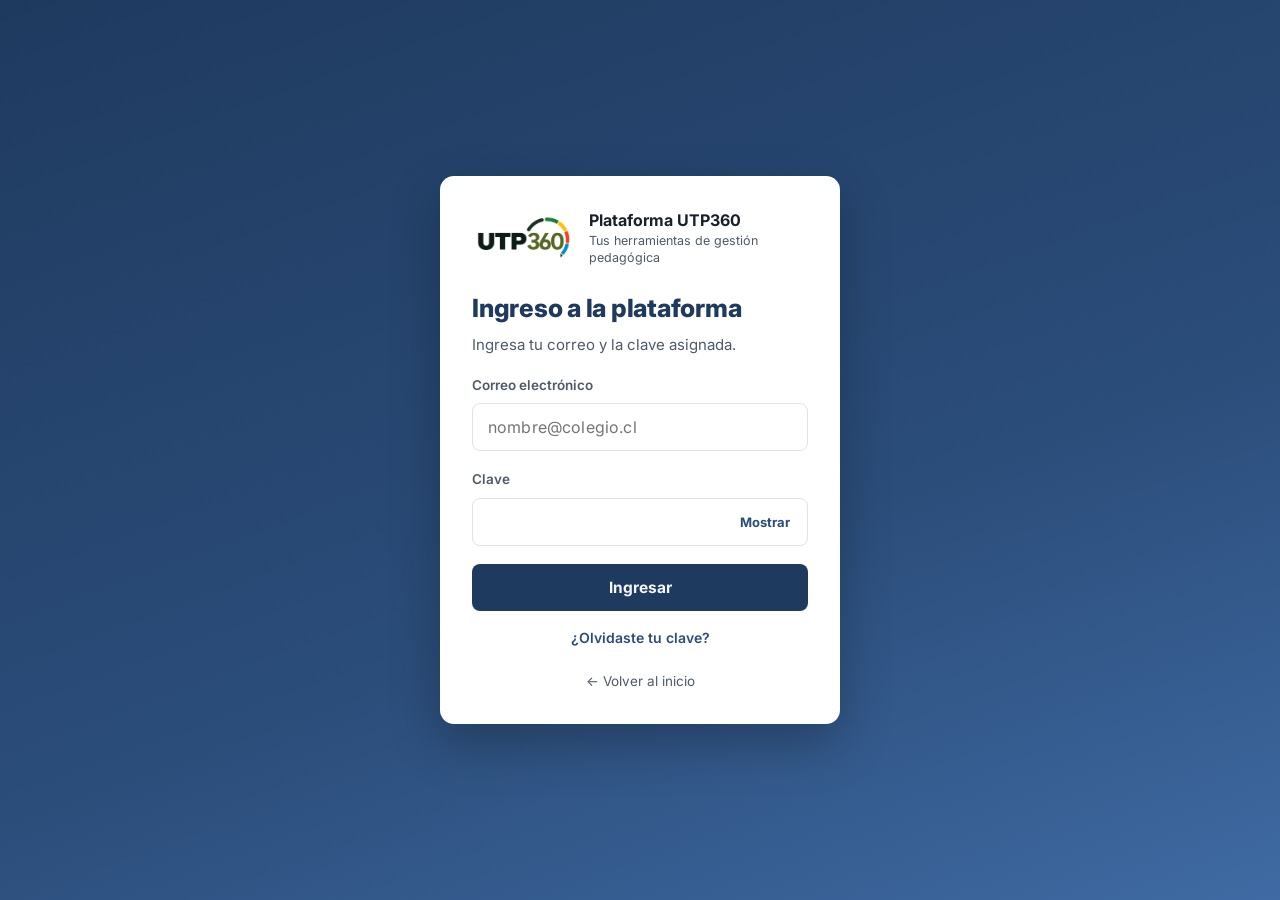
<file: acceso.html>
<!DOCTYPE html>
<html lang="es">
<head>
<meta charset="UTF-8">
<meta name="viewport" content="width=device-width, initial-scale=1.0">
<title>Acceso a la plataforma — UTP360</title>
<meta name="description" content="Ingresa con tu correo y tu clave para entrar a tu espacio en la plataforma UTP360.">
<meta name="robots" content="noindex">
<link rel="preconnect" href="https://fonts.googleapis.com">
<link rel="preconnect" href="https://fonts.gstatic.com" crossorigin>
<link href="https://fonts.googleapis.com/css2?family=Montserrat:wght@700;800&family=Inter:wght@400;500;600;700&display=swap" rel="stylesheet">
<style>
  :root{
    --ink:#1f3a5f;
    --olive:#2b4d7a;
    --olive-dark:#2b4d7a;
    --sun:#F2B93B;
    --coral:#d03b3b;
    --sky:#3F63C9;
    --lila:#7C5A9E;
    --paper:#f4f6f9;
    --paper-2:#e8eef6;
    --text:#18212b;
    --text-muted:#4d5a68;
    --card-bg:#FFFFFF;
    --border:#dde3ea;
  }
  *{box-sizing:border-box;}
  body{
    margin:0;background:var(--paper);color:var(--text);
    font-family:'Inter', system-ui, sans-serif;line-height:1.55;-webkit-font-smoothing:antialiased;
  }
  h1,h2{font-family:'Montserrat';letter-spacing:-0.01em;margin:0;}
  p{margin:0;}
  a{color:inherit;text-decoration:none;}
  img{max-width:100%;display:block;}
  .wrap{max-width:720px;margin:0 auto;padding:0 24px;}
  #panelVista .wrap{max-width:980px;}

  header{padding:18px 0;background:linear-gradient(150deg,#142b4d 0%,#1f3a5f 55%,#2b4d7a 100%);}
  .header-row{max-width:1160px;margin:0 auto;padding:0 28px;display:flex;align-items:center;justify-content:space-between;}
  .logo-badge{display:inline-flex;align-items:center;background:#FFFFFF;padding:9px 17px;border-radius:12px;}
  .logo-img{height:31px;width:auto;display:block;}
  .back-link{font-size:14.5px;font-weight:600;color:#dbe5f5;}
  .back-link:hover{color:#fff;}

  main{padding:64px 0 90px;}
  .eyebrow{
    display:inline-flex;align-items:center;gap:8px;font-size:13px;font-weight:700;color:var(--olive-dark);
    background:color-mix(in srgb, var(--olive) 16%, transparent);padding:6px 14px;border-radius:100px;margin-bottom:20px;
  }
  .eyebrow svg{width:15px;height:15px;}
  h1{font-size:clamp(26px,4vw,32px);font-weight:800;}
  .lead{margin-top:12px;color:var(--text-muted);font-size:16px;max-width:44ch;}

  .card{
    background:var(--card-bg);border:1px solid var(--border);border-radius:18px;
    padding:30px;margin-top:32px;box-shadow:0 10px 30px -16px rgba(28,35,26,0.24);
  }
  .field label{display:block;font-size:13.5px;font-weight:600;margin-bottom:8px;color:var(--text-muted);}
  .field input{
    width:100%;padding:13px 15px;border-radius:10px;border:1px solid var(--border);
    background:var(--paper);color:var(--text);font-family:'Inter';font-size:16px;letter-spacing:0.01em;
  }
  .field input:focus{outline:2px solid var(--olive);outline-offset:1px;}
  .btn{
    display:inline-flex;align-items:center;justify-content:center;gap:8px;width:100%;
    padding:13px 22px;border-radius:100px;font-weight:700;font-size:15.5px;margin-top:18px;
    border:1px solid transparent;cursor:pointer;background:var(--ink);color:var(--paper);
    transition:background .15s, transform .15s;font-family:'Inter';
  }
  .btn:hover{background:var(--olive-dark);}
  .btn:active{transform:scale(0.98);}
  .btn:disabled{opacity:0.6;cursor:default;}
  .btn[hidden]{display:none;}

  .help-note{margin-top:18px;font-size:13.5px;color:var(--text-muted);text-align:center;}
  .help-note a{font-weight:600;color:var(--olive-dark);border-bottom:1px solid currentColor;}

  #resultBox{display:none;margin-top:32px;}
  #resultBox.show{display:block;}

  .result-card{
    background:var(--card-bg);border:1px solid var(--border);border-radius:18px;padding:30px;
    box-shadow:0 10px 30px -16px rgba(28,35,26,0.24);
  }
  .result-card.error{border-color:color-mix(in srgb, var(--coral) 45%, var(--border));}
  .p-tag{display:inline-block;font-size:12.5px;font-weight:700;letter-spacing:.03em;padding:6px 13px;border-radius:8px;color:#fff;margin-bottom:16px;}
  .result-greet{font-size:20px;font-weight:800;font-family:'Montserrat';}
  .result-sub{margin-top:6px;color:var(--text-muted);font-size:15px;}
  .days-badge{
    display:inline-flex;align-items:center;gap:7px;margin-top:18px;font-weight:700;font-size:14px;
    padding:8px 15px;border-radius:100px;
  }
  .days-badge.ok{background:color-mix(in srgb, var(--olive) 18%, transparent);color:var(--olive-dark);}
  .days-badge.warn{background:color-mix(in srgb, var(--sun) 30%, transparent);color:#8a6a12;}
  .days-badge.bad{background:color-mix(in srgb, var(--coral) 20%, transparent);color:#a83f26;}
  .date-row{display:flex;gap:28px;margin-top:20px;flex-wrap:wrap;}
  .date-row div{display:flex;flex-direction:column;gap:3px;}
  .date-row span{font-size:12px;color:var(--text-muted);font-weight:600;}
  .date-row strong{font-size:14.5px;font-weight:700;}
  .open-btn{
    display:inline-flex;align-items:center;justify-content:center;gap:8px;width:100%;
    padding:14px 22px;border-radius:100px;font-weight:700;font-size:15.5px;margin-top:24px;
    background:var(--ink);color:var(--paper);transition:background .15s;
  }
  .open-btn:hover{background:var(--olive-dark);}
  .error-title{font-size:18px;font-weight:800;font-family:'Montserrat';color:#a83f26;}
  .error-desc{margin-top:8px;color:var(--text-muted);font-size:15px;}
  .spinner{
    width:20px;height:20px;border-radius:50%;border:2.5px solid rgba(247,245,239,0.35);
    border-top-color:var(--paper);animation:spin .7s linear infinite;
  }
  @keyframes spin{to{transform:rotate(360deg);}}
  @media (prefers-reduced-motion: reduce){ .spinner{animation:none;} }


  .acct-top{display:flex;align-items:flex-start;justify-content:space-between;gap:16px;flex-wrap:wrap;}
  .acct-type{display:inline-block;font-size:12px;font-weight:700;letter-spacing:.04em;padding:5px 12px;border-radius:100px;background:color-mix(in srgb, var(--olive) 16%, transparent);color:var(--olive-dark);margin-bottom:12px;}
  .acct-name{margin-top:4px;color:var(--text-muted);font-size:15px;}
  .seats{margin-top:14px;font-size:13.5px;color:var(--text-muted);}
  .seats strong{color:var(--text);}
  .tools-title{font-family:'Montserrat';font-weight:800;font-size:17px;margin:26px 0 12px;}
  .tools-grid{display:grid;grid-template-columns:repeat(auto-fill,minmax(210px,1fr));gap:16px;}
  .tool{border:1px solid var(--border);border-radius:20px;padding:26px 20px 22px;background:#fff;display:flex;flex-direction:column;align-items:center;text-align:center;gap:10px;box-shadow:0 10px 28px -20px rgba(31,58,95,.5);}
  .tool .ticon{width:64px;height:64px;border-radius:19px;display:flex;align-items:center;justify-content:center;color:#fff;margin-bottom:6px;}
  .tool .ticon svg{width:32px;height:32px;}
  .tool h3{font-family:'Montserrat';font-size:18px;font-weight:800;color:var(--ink);margin:0;line-height:1.2;}
  .tool .tool-state{font-size:12.5px;color:var(--text-muted);font-weight:600;}
  .tool .tool-state.on{color:#1d7a3a;}
  .tool-desc{font-size:14px;color:var(--text-muted);line-height:1.45;flex:1;}
  .tools-sub{margin:-6px 0 16px;color:var(--text-muted);font-size:14.5px;}
  .tool-open{display:inline-flex;align-items:center;justify-content:center;padding:10px 16px;border-radius:100px;font-weight:700;font-size:14px;background:var(--ink);color:#fff;transition:background .15s;width:100%;margin-top:6px;}
  .tool-open:hover{background:var(--olive-dark);}
  .tool-open{box-sizing:border-box;min-height:42px;line-height:1.2;text-align:center;}
  .tool.locked{opacity:.65;border-style:dashed;box-shadow:none;}
  .tool.locked .tool-open{background:transparent;color:var(--text-muted);border:1px solid var(--border);}

  /* ---------- Puerta de entrada ---------- */
  .puerta{min-height:100vh;display:flex;align-items:center;justify-content:center;padding:20px;background:linear-gradient(160deg,#1f3a5f 0%,#2b4d7a 60%,#3f6aa3 100%);}
  .puerta[hidden]{display:none;}
  .puerta-card{width:100%;max-width:400px;background:#fff;border-radius:14px;box-shadow:0 20px 50px rgba(0,0,0,.25);padding:32px;}
  .sello{display:flex;align-items:center;gap:14px;margin-bottom:22px;}
  .sello img{height:44px;max-width:150px;object-fit:contain;}
  .sello b{display:block;font-size:16px;color:var(--text);}
  .sello span{font-size:12.5px;color:var(--text-muted);line-height:1.35;display:block;}
  .puerta-card h1{font-size:25px;color:var(--ink);font-family:'Inter',system-ui,sans-serif;font-weight:800;}
  .puerta-card .sub{color:var(--text-muted);font-size:15px;margin-top:6px;}
  .puerta-card .field{margin-top:18px;}
  .puerta-card .field input{border-radius:8px;background:#fff;}
  .puerta-card .btn{border-radius:8px;background:var(--ink);}
  .puerta-card .btn:hover{background:var(--olive-dark);}
  .pw-wrap{position:relative;}
  .pw-wrap input{padding-right:84px;}
  .pw-toggle{position:absolute;right:8px;top:50%;transform:translateY(-50%);border:0;background:transparent;color:var(--olive-dark);font-weight:700;font-size:13px;cursor:pointer;padding:8px 10px;font-family:inherit;}
  .form-msg{display:none;margin-top:16px;padding:11px 14px;border-radius:10px;font-size:14px;font-weight:600;}
  .form-msg.show{display:block;}
  .form-msg.err{background:color-mix(in srgb, var(--coral) 16%, transparent);color:#a83f26;}
  .form-msg.info{background:color-mix(in srgb, var(--olive) 16%, transparent);color:var(--olive-dark);}
  .link-sec{display:block;text-align:center;margin-top:16px;font-size:14px;font-weight:600;color:var(--olive-dark);cursor:pointer;background:none;border:0;width:100%;font-family:inherit;}
  .link-sec:hover{text-decoration:underline;}
  .btn-sec{background:transparent;color:var(--text);border-color:var(--border);margin-top:14px;}
  .btn-sec:hover{background:var(--paper-2);}
  .puerta-back{display:block;text-align:center;margin-top:22px;font-size:13.5px;color:var(--text-muted);}
  .puerta-back:hover{color:var(--text);}
  #panelVista[hidden]{display:none;}
  .logout{background:none;border:1px solid rgba(255,255,255,.55);border-radius:100px;padding:8px 16px;font-weight:700;font-size:13.5px;color:#fff;cursor:pointer;font-family:inherit;}
  .logout:hover{background:rgba(255,255,255,.12);border-color:#fff;}
  @media (max-width:480px){ .puerta{padding:12px;align-items:flex-start;padding-top:28px;} .puerta-card{padding:24px 20px;} }
  footer{padding:36px 0;border-top:1px solid var(--border);text-align:center;}
  .foot-copy{font-size:13px;color:var(--text-muted);}
</style>
</head>
<body>


<!-- ============ PUERTA DE ENTRADA ============ -->
<div class="puerta" id="puertaVista">
  <div class="puerta-card">
    <div class="sello">
      <a href="index.html"><img src="logo.png" alt="UTP360"></a>
      <div><b>Plataforma UTP360</b><span>Tus herramientas de gestión pedagógica</span></div>
    </div>

    <!-- Paso 1: correo y clave -->
    <form id="loginForm" novalidate>
      <h1>Ingreso a la plataforma</h1>
      <p class="sub">Ingresa tu correo y la clave asignada.</p>
      <div class="field">
        <label for="correo">Correo electrónico</label>
        <input id="correo" type="email" autocomplete="username" autocapitalize="off" spellcheck="false" placeholder="nombre@colegio.cl" required>
      </div>
      <div class="field">
        <label for="clave">Clave</label>
        <div class="pw-wrap">
          <input id="clave" type="password" autocomplete="current-password" required>
          <button type="button" class="pw-toggle" data-for="clave">Mostrar</button>
        </div>
      </div>
      <div class="form-msg" id="loginMsg" role="alert"></div>
      <button type="submit" class="btn" id="loginBtn"><span>Ingresar</span></button>
      <a class="link-sec" id="olvido" href="mailto:contacto@utp360.cl?subject=Restablecer%20mi%20clave%20UTP360">¿Olvidaste tu clave?</a>
      <a class="puerta-back" href="index.html">← Volver al inicio</a>
    </form>

    <!-- Paso 2: crear clave personal (primer ingreso) -->
    <form id="crearForm" novalidate hidden>
      <h1>Crea tu clave</h1>
      <p class="sub">Es tu primer ingreso. Elige una clave personal que solo tú conozcas.</p>
      <div class="field">
        <label for="nueva">Nueva clave (mínimo 8 caracteres, con letras y números)</label>
        <div class="pw-wrap">
          <input id="nueva" type="password" autocomplete="new-password" required>
          <button type="button" class="pw-toggle" data-for="nueva">Mostrar</button>
        </div>
      </div>
      <div class="field">
        <label for="nueva2">Repite la nueva clave</label>
        <input id="nueva2" type="password" autocomplete="new-password" required>
      </div>
      <div class="form-msg" id="crearMsg" role="alert"></div>
      <button type="submit" class="btn" id="crearBtn"><span>Guardar e ingresar</span></button>
      <button type="button" class="link-sec" id="crearCancelar">Cancelar</button>
    </form>
  </div>
</div>

<!-- ============ PANEL (después de ingresar) ============ -->
<div id="panelVista" hidden>
<header>
  <div class="header-row">
    <a href="index.html" class="logo-badge">
      <img class="logo-img" src="logo.png" alt="UTP360">
    </a>
    <div style="display:flex;align-items:center;gap:16px;">
      <a href="index.html" class="back-link">← Inicio</a>
      <button type="button" class="logout" id="logoutBtn">Cerrar sesión</button>
    </div>
  </div>
</header>

<main>
  <div class="wrap">
    <div id="resultBox"></div>
  </div>
</main>

<footer>
  <p class="foot-copy">© <span class="year"></span> UTP360 — Soluciones para la gestión pedagógica.</p>
</footer>
</div>

<script>
  document.querySelectorAll('.year').forEach(function(e){ e.textContent = new Date().getFullYear(); });

  /* ======================================================================
     Reemplaza esta URL por la de tu Web App de Google Apps Script,
     una vez desplegada (ver instrucciones entregadas junto a este archivo).
     Debe terminar en /exec
  ====================================================================== */
  const APPS_SCRIPT_URL = 'https://script.google.com/macros/s/AKfycby6NhYIB6ZWgR76ny3UMIMvYVAgAbCMb1tQX43V5TIg1Y_875PigS2tLav9yI4AseI/exec';

  const resultBox = document.getElementById('resultBox');

  // Nombres y colores con los que se muestran los productos (la hoja "Productos" puede conservar sus nombres internos).
  const CATALOGO = {
    'planificador':        {nombre:'Planificación',          grad:'linear-gradient(145deg,#4f78d6,#2b4d7a)', icono:'p', desc:'Plataforma para realizar el proceso de planificación anual, de unidad y clase a clase.'},
    'planificación':       {nombre:'Planificación',          grad:'linear-gradient(145deg,#4f78d6,#2b4d7a)', icono:'p', desc:'Plataforma para realizar el proceso de planificación anual, de unidad y clase a clase.'},
    'planificacion':       {nombre:'Planificación',          grad:'linear-gradient(145deg,#4f78d6,#2b4d7a)', icono:'p', desc:'Plataforma para realizar el proceso de planificación anual, de unidad y clase a clase.'},
    'evalúa':              {nombre:'Evaluación',             grad:'linear-gradient(145deg,#4aa564,#2f7a45)', icono:'e', desc:'Plataforma para realizar el proceso de evaluación, revisión y análisis de datos. Incluye remediales.'},
    'evalua':              {nombre:'Evaluación',             grad:'linear-gradient(145deg,#4aa564,#2f7a45)', icono:'e', desc:'Plataforma para realizar el proceso de evaluación, revisión y análisis de datos. Incluye remediales.'},
    'evaluación':          {nombre:'Evaluación',             grad:'linear-gradient(145deg,#4aa564,#2f7a45)', icono:'e', desc:'Plataforma para realizar el proceso de evaluación, revisión y análisis de datos. Incluye remediales.'},
    'evaluacion':          {nombre:'Evaluación',             grad:'linear-gradient(145deg,#4aa564,#2f7a45)', icono:'e', desc:'Plataforma para realizar el proceso de evaluación, revisión y análisis de datos. Incluye remediales.'},
    'aula check':          {nombre:'Acompañamiento al Aula', grad:'linear-gradient(145deg,#f08a5d,#d4552f)', icono:'a', desc:'Para equipos directivos: pautas de acompañamiento al aula y análisis institucionales.'},
    'acompañamiento al aula':{nombre:'Acompañamiento al Aula',grad:'linear-gradient(145deg,#f08a5d,#d4552f)', icono:'a', desc:'Para equipos directivos: pautas de acompañamiento al aula y análisis institucionales.'},
    'acompañamiento':      {nombre:'Acompañamiento al Aula', grad:'linear-gradient(145deg,#f08a5d,#d4552f)', icono:'a', desc:'Para equipos directivos: pautas de acompañamiento al aula y análisis institucionales.'},
    'integración':         {nombre:'Integración',            grad:'linear-gradient(145deg,#9a78bf,#6a4a91)', icono:'i', desc:'Dinamiza los procesos evaluativos de los programas de integración.'},
    'integracion':         {nombre:'Integración',            grad:'linear-gradient(145deg,#9a78bf,#6a4a91)', icono:'i', desc:'Dinamiza los procesos evaluativos de los programas de integración.'}
  };
  // Productos que ya no se ofrecen: no se muestran en el panel.
  const OCULTOS = ['comprensión lectora','comprension lectora'];
  const ICONOS = {
    p:'<rect x="3.5" y="5" width="17" height="15" rx="2.5"/><path d="M3.5 10h17M8 3v4M16 3v4"/>',
    e:'<path d="M6 3h9l4 4v14a1 1 0 0 1-1 1H6a1 1 0 0 1-1-1V4a1 1 0 0 1 1-1z"/><path d="M9 13l2 2 4-4.5"/>',
    a:'<circle cx="9" cy="8" r="3"/><path d="M2.5 20c0-3.3 2.9-6 6.5-6s6.5 2.7 6.5 6"/><path d="M16 5.5a3 3 0 0 1 0 5.5M18.5 14.5c1.8.9 3 2.7 3 5.5"/>',
    i:'<path d="M10 4a2 2 0 1 1 4 0v2h4a1 1 0 0 1 1 1v4h-2a2 2 0 1 0 0 4h2v4a1 1 0 0 1-1 1h-4v-2a2 2 0 1 0-4 0v2H6a1 1 0 0 1-1-1v-4h2a2 2 0 1 0 0-4H5V7a1 1 0 0 1 1-1h4V4z"/>'
  };
  function infoProducto(producto){
    const key = (producto || '').trim().toLowerCase();
    return CATALOGO[key] || {nombre: producto, grad:'linear-gradient(145deg,#4f78d6,#2b4d7a)', icono:'p', desc:''};
  }

  function escapeHtml(str){
    return String(str).replace(/[&<>"']/g, c => ({'&':'&amp;','<':'&lt;','>':'&gt;','"':'&quot;',"'":'&#39;'}[c]));
  }

  function renderLoading(){
    resultBox.className = 'show';
    resultBox.innerHTML = `
      <div class="result-card" style="display:flex;align-items:center;gap:12px;">
        <div class="spinner" style="border-color:rgba(28,35,26,0.15);border-top-color:var(--olive);"></div>
        <span style="font-weight:600;color:var(--text-muted);">Verificando tu acceso…</span>
      </div>`;
  }

  function renderError(motivo){
    const messages = {
      no_encontrado: {
        title: 'Código no válido',
        desc: 'No encontramos ese código. Revisa que esté bien escrito (sin espacios extra) o contáctanos para verificar tu compra.'
      },
      vencido: {
        title: 'Tu acceso venció',
        desc: 'El período contratado de tu cuenta ya terminó. Escríbenos si quieres renovarlo.'
      },
      suspendido: {
        title: 'Acceso suspendido',
        desc: 'Este acceso está suspendido temporalmente. Contáctanos para resolverlo.'
      },
      cuenta_no_encontrada: {
        title: 'Cuenta no encontrada',
        desc: 'Tu código existe, pero no está asociado a una cuenta activa. Escríbenos para regularizarlo.'
      },
      error: {
        title: 'No pudimos verificar tu código',
        desc: 'Ocurrió un problema de conexión. Inténtalo nuevamente en unos segundos.'
      }
    };
    const m = messages[motivo] || messages.error;
    resultBox.className = 'show';
    resultBox.innerHTML = `
      <div class="result-card error">
        <p class="error-title">${m.title}</p>
        <p class="error-desc">${m.desc}</p>
        <a class="help-note" style="display:block;margin-top:16px;" href="mailto:contacto@utp360.cl">
          <span style="font-weight:600;color:var(--olive-dark);border-bottom:1px solid currentColor;">Escribir a contacto@utp360.cl</span>
        </a>
      </div>`;
  }

  function enlaceHerramienta(p, codigo){
    const base = p.enlace;
    if (!base) return '#';
    if (p.propio) return base; // herramienta con ingreso propio (ej. Evalúa)
    const sep = base.includes('?') ? '&' : '?';
    return `${base}${sep}c=${encodeURIComponent(codigo || '')}`;
  }

  function renderSuccess(data){
    const dias = data.diasRestantes;
    let badgeClass = 'ok', badgeText = `${dias} días restantes`;
    if (dias <= 3){ badgeClass = 'bad'; }
    else if (dias <= 7){ badgeClass = 'warn'; }
    if (dias === 1) badgeText = '1 día restante';

    const esInst = (data.tipo || '').toLowerCase().indexOf('inst') === 0;
    const productos = (data.productos || []).filter(p => OCULTOS.indexOf((p.producto || '').trim().toLowerCase()) === -1);
    const orden = p => 'peai'.indexOf(infoProducto(p.producto).icono);
    const contratados = productos.filter(p => p.contratado).sort((x, y) => orden(x) - orden(y));
    const noContratados = productos.filter(p => !p.contratado).sort((x, y) => orden(x) - orden(y));

    const cupos = (esInst && (data.rol || '').toLowerCase() === 'administrador')
      ? `<p class="seats">Cupos de usuarios en uso: <strong>${data.cuposUsados} de ${data.cupos}</strong></p>` : '';

    const card = (p, activo) => {
      const info = infoProducto(p.producto);
      return `
      <div class="tool ${activo ? '' : 'locked'}">
        <span class="ticon" style="background:${info.grad};"><svg viewBox="0 0 24 24" fill="none" stroke="currentColor" stroke-width="1.9" stroke-linecap="round" stroke-linejoin="round">${ICONOS[info.icono]}</svg></span>
        <h3>${escapeHtml(info.nombre)}</h3>
        <p class="tool-desc">${escapeHtml(info.desc)}</p>
        <span class="tool-state ${activo ? 'on' : ''}">${activo ? '● Activa en tu cuenta' : 'No incluida en tu contrato'}</span>
        ${activo && p.propio
          ? `<button type="button" class="tool-open" data-sso="${escapeHtml(p.producto)}" data-enlace="${escapeHtml(p.enlace)}" data-etiqueta="Abrir ${escapeHtml(info.nombre)}" style="border:none;cursor:pointer;font-family:inherit;">Abrir ${escapeHtml(info.nombre)}</button>`
          : activo
          ? `<a class="tool-open" href="${escapeHtml(enlaceHerramienta(p, data._codigo))}" target="_blank" rel="noopener">Abrir ${escapeHtml(info.nombre)}</a>`
          : `<a class="tool-open" href="mailto:contacto@utp360.cl?subject=${encodeURIComponent('Quiero contratar ' + info.nombre)}">Quiero contratarlo</a>`}
      </div>`;
    };
    const catalogo = contratados.concat(noContratados);

    resultBox.className = 'show';
    resultBox.innerHTML = `
      <div class="result-card">
        <div class="acct-top">
          <div>
            <span class="acct-type">${esInst ? 'CUENTA INSTITUCIONAL' : 'CUENTA INDIVIDUAL'}</span>
            <p class="result-greet">Hola, ${escapeHtml(data.nombre || '')}</p>
            <p class="acct-name">${escapeHtml(data.cuenta || '')}${data.rol ? ' · ' + escapeHtml(data.rol) : ''}</p>
          </div>
          <span class="days-badge ${badgeClass}" style="margin-top:0;">${badgeText}</span>
        </div>
        <div class="date-row">
          <div><span>Inicio del contrato</span><strong>${escapeHtml(data.fechaInicio || '—')}</strong></div>
          <div><span>Vence</span><strong>${escapeHtml(data.fechaFin || '—')}</strong></div>
        </div>
        ${cupos}
        <p class="tools-title">Tus productos UTP360</p>
        <p class="tools-sub">${contratados.length === productos.length ? 'Tu contrato incluye todos los productos. Elige con cuál quieres trabajar.' : `Tienes <strong>${contratados.length} de ${productos.length}</strong> productos activos. Los demás se habilitan al contratarlos.`}</p>
        <div class="tools-grid">${catalogo.map(p => card(p, contratados.indexOf(p) !== -1)).join('')}</div>
      </div>`;
    resultBox.querySelectorAll('[data-sso]').forEach(btn => {
      btn.addEventListener('click', () => abrirConIngresoUnico(btn, data._codigo));
    });
  }

  // Herramientas con ingreso propio (Evalúa): pide un pase firmado y entra sin pedir clave.
  // Si el pase no está disponible, abre la herramienta normalmente (ingreso manual).
  async function abrirConIngresoUnico(btn, codigo){
    const producto = btn.dataset.sso;
    const enlace = btn.dataset.enlace;
    const ventana = window.open('', '_blank'); // se abre de inmediato para evitar el bloqueo de ventanas emergentes
    const textoOriginal = btn.textContent;
    btn.disabled = true; btn.textContent = 'Abriendo…';
    try {
      const r = await llamarAppsScript(codigo, { accion: 'sso', producto: producto });
      const destino = (r && r.valid && r.token) ? enlace + '#sso=' + encodeURIComponent(r.token) : enlace;
      if (ventana) ventana.location.href = destino; else window.location.href = destino;
    } catch (err) {
      if (ventana) ventana.location.href = enlace; else window.location.href = enlace;
    } finally {
      btn.disabled = false; btn.textContent = textoOriginal;
    }
  }

  // Llama al Apps Script vía JSONP (una etiqueta <script>), no vía fetch().
  // Esto evita los bloqueos de tipo CORS que algunos navegadores aplican
  // a las peticiones fetch hechas hacia script.google.com desde otro dominio.
  function llamarAppsScript(codigo, extra){
    return new Promise((resolve, reject) => {
      const callbackName = 'utp360cb_' + Date.now() + '_' + Math.floor(Math.random() * 100000);
      const script = document.createElement('script');
      let settled = false;

      const limpiar = () => {
        delete window[callbackName];
        if (script.parentNode) script.parentNode.removeChild(script);
        clearTimeout(timer);
      };

      const timer = setTimeout(() => {
        if (settled) return;
        settled = true;
        limpiar();
        reject(new Error('timeout'));
      }, 12000);

      window[callbackName] = function(data){
        if (settled) return;
        settled = true;
        limpiar();
        resolve(data);
      };

      script.onerror = function(){
        if (settled) return;
        settled = true;
        limpiar();
        reject(new Error('script_error'));
      };

      const url = APPS_SCRIPT_URL
        + '?codigo=' + encodeURIComponent(codigo)
        + Object.keys(extra || {}).map(k => '&' + k + '=' + encodeURIComponent(extra[k])).join('')
        + '&callback=' + encodeURIComponent(callbackName);
      script.src = url;
      document.body.appendChild(script);
    });
  }

  /* ---------- Puerta de entrada ---------- */
  const $ = id => document.getElementById(id);
  const vistas = { login: $('loginForm'), crear: $('crearForm') };
  const KEY_SESION = 'utp360_codigo';
  let credencialesPendientes = null;

  function mostrarVista(nombre){
    Object.keys(vistas).forEach(k => { vistas[k].hidden = (k !== nombre); });
    ['loginMsg','crearMsg'].forEach(id => { $(id).className = 'form-msg'; $(id).textContent = ''; });
  }
  function mensaje(id, texto, tipo){ const el = $(id); el.textContent = texto; el.className = 'form-msg show ' + (tipo || 'err'); }
  function ocupado(btnId, on, texto){
    const b = $(btnId); b.disabled = on;
    b.querySelector('span').textContent = on ? 'Verificando…' : texto;
  }
  function entrarAlPanel(data, codigo){
    try { sessionStorage.setItem(KEY_SESION, codigo); } catch (e) {}
    data._codigo = codigo;
    $('puertaVista').hidden = true; $('panelVista').hidden = false;
    window.scrollTo(0, 0);
    renderSuccess(data);
  }
  function salirDelPanel(){
    try { sessionStorage.removeItem(KEY_SESION); } catch (e) {}
    $('panelVista').hidden = true; $('puertaVista').hidden = false;
    $('clave').value = ''; resultBox.innerHTML = ''; resultBox.className = '';
    credencialesPendientes = null; mostrarVista('login');
    if (window.history.replaceState) window.history.replaceState(null, '', window.location.pathname);
  }

  document.querySelectorAll('.pw-toggle').forEach(b => {
    b.addEventListener('click', () => {
      const inp = $(b.dataset.for); const ver = inp.type === 'password';
      inp.type = ver ? 'text' : 'password'; b.textContent = ver ? 'Ocultar' : 'Mostrar';
    });
  });

  const MOTIVOS = {
    credenciales: 'Correo o clave incorrectos. Revisa los datos e inténtalo de nuevo.',
    bloqueado: 'Demasiados intentos fallidos. Espera 15 minutos o escríbenos a contacto@utp360.cl.',
    vencido: 'El período contratado de tu cuenta terminó. Escríbenos para renovarlo.',
    suspendido: 'Tu acceso está suspendido. Contáctanos para resolverlo.',
    cuenta_no_encontrada: 'Tu usuario no está asociado a una cuenta activa. Escríbenos para regularizarlo.',
    error: 'No pudimos conectar con el servidor. Revisa tu conexión e inténtalo en unos segundos.'
  };

  async function postLogin(cuerpo){
    const r = await fetch(APPS_SCRIPT_URL, { method: 'POST', headers: { 'Content-Type': 'text/plain;charset=utf-8' }, body: JSON.stringify(cuerpo) });
    return r.json();
  }

  $('loginForm').addEventListener('submit', async function(e){
    e.preventDefault();
    const correo = $('correo').value.trim(), clave = $('clave').value;
    if (!correo || !clave) return mensaje('loginMsg', 'Escribe tu correo y tu clave.');
    ocupado('loginBtn', true);
    try {
      const data = await postLogin({ accion: 'login', correo: correo, clave: clave });
      if (data.valid) { try { localStorage.setItem('utp360_correo', correo); } catch (e2) {} return entrarAlPanel(data, data.codigo); }
      if (data.motivo === 'crear_clave') {
        credencialesPendientes = { correo: correo, clave: clave };
        mostrarVista('crear'); return $('nueva').focus();
      }
      mensaje('loginMsg', MOTIVOS[data.motivo] || MOTIVOS.error);
    } catch (err) { mensaje('loginMsg', MOTIVOS.error); }
    finally { ocupado('loginBtn', false, 'Ingresar'); }
  });

  $('crearForm').addEventListener('submit', async function(e){
    e.preventDefault();
    const n1 = $('nueva').value, n2 = $('nueva2').value;
    if (n1 !== n2) return mensaje('crearMsg', 'Las dos claves no coinciden.');
    ocupado('crearBtn', true);
    try {
      const data = await postLogin({ accion: 'login', correo: credencialesPendientes.correo, clave: credencialesPendientes.clave, nuevaClave: n1 });
      if (data.valid) { $('nueva').value = ''; $('nueva2').value = ''; credencialesPendientes = null; return entrarAlPanel(data, data.codigo); }
      mensaje('crearMsg', data.motivo === 'clave_debil' ? data.detalle : (MOTIVOS[data.motivo] || MOTIVOS.error));
    } catch (err) { mensaje('crearMsg', MOTIVOS.error); }
    finally { ocupado('crearBtn', false, 'Guardar e ingresar'); }
  });
  $('crearCancelar').addEventListener('click', () => { credencialesPendientes = null; $('clave').value = ''; mostrarVista('login'); });

  $('logoutBtn').addEventListener('click', salirDelPanel);

  // Ingreso por código (compatibilidad con enlaces ?c= y sesión abierta)
  async function verificarCodigo(codigo, desdeFormulario){
    try {
      const data = await llamarAppsScript(codigo);
      if (data.valid) { entrarAlPanel(data, codigo); return true; }
      const msg = { no_encontrado: 'Código no válido. Revisa que esté bien escrito.', vencido: MOTIVOS.vencido, suspendido: MOTIVOS.suspendido, cuenta_no_encontrada: MOTIVOS.cuenta_no_encontrada }[data.motivo] || MOTIVOS.error;
      try { sessionStorage.removeItem(KEY_SESION); } catch (e) {}
    } catch (err) {
    }
    return false;
  }

  try { const c = localStorage.getItem('utp360_correo'); if (c) $('correo').value = c; } catch (e) {}
  (async function iniciar(){
    const params = new URLSearchParams(window.location.search);
    let codigo = params.get('c');
    if (!codigo) { try { codigo = sessionStorage.getItem(KEY_SESION); } catch (e) {} }
    if (codigo) { resultBox.className = 'show'; await verificarCodigo(codigo, false); }
    else if ($('correo').value) $('clave').focus();
  })();
</script>

</body>
</html>
</file>
